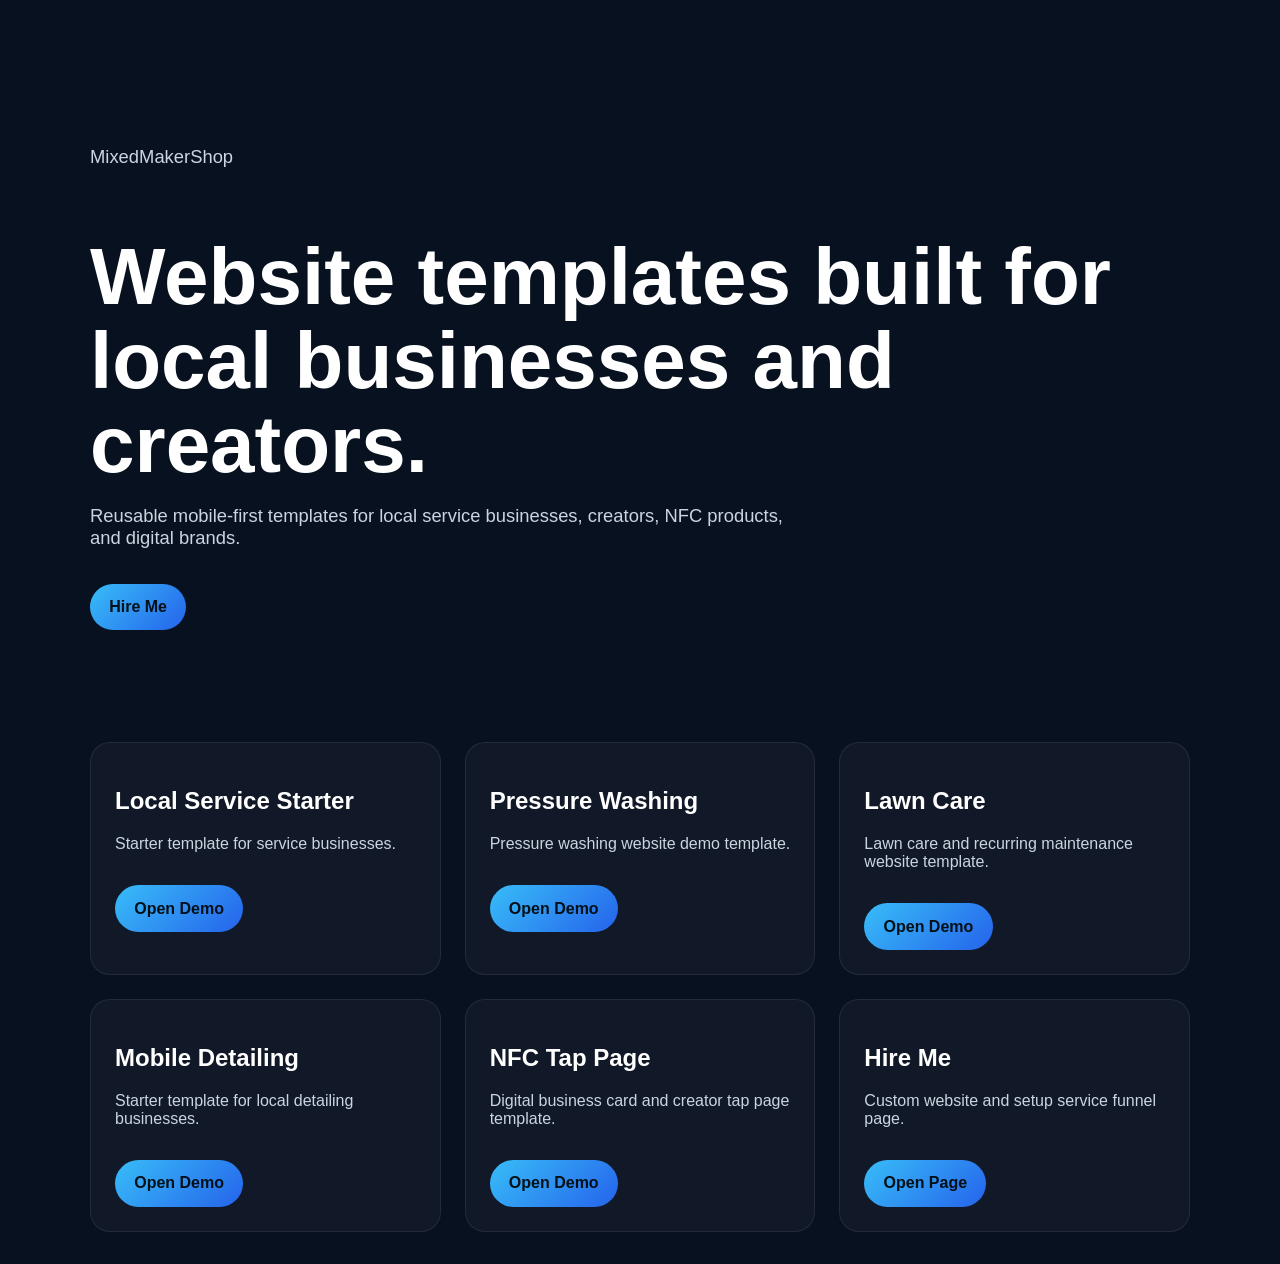
<file: index.html>
<!doctype html>
<html lang="en">
<head>
<meta charset="utf-8" />
<meta name="viewport" content="width=device-width, initial-scale=1" />
<title>MixedMakerShop Templates</title>
<meta name="description" content="Website templates and digital business tools for local businesses and creators." />
<style>
body{margin:0;font-family:-apple-system,BlinkMacSystemFont,'Segoe UI',sans-serif;background:#08111f;color:white}.container{max-width:1100px;margin:0 auto;padding:2rem}.hero{padding:6rem 0 4rem}h1{font-size:clamp(3rem,7vw,5rem);line-height:1.05;margin-bottom:1rem}.hero p{color:#cbd5e1;max-width:720px;font-size:1.15rem}.template-grid{display:grid;grid-template-columns:repeat(auto-fit,minmax(280px,1fr));gap:1.5rem;margin-top:3rem}.template-card{background:#111827;border-radius:20px;padding:1.5rem;border:1px solid rgba(255,255,255,0.08)}.template-card p{color:#cbd5e1}.button{display:inline-block;margin-top:1rem;padding:.9rem 1.2rem;border-radius:999px;text-decoration:none;font-weight:700;background:linear-gradient(135deg,#38bdf8,#2563eb);color:#021018}
</style>
</head>
<body>
<main class="container">
<section class="hero">
<p>MixedMakerShop</p>
<h1>Website templates built for local businesses and creators.</h1>
<p>Reusable mobile-first templates for local service businesses, creators, NFC products, and digital brands.</p>
<a class="button" href="hire-me/index.html">Hire Me</a>
</section>
<section>
<div class="template-grid">
<article class="template-card"><h2>Local Service Starter</h2><p>Starter template for service businesses.</p><a class="button" href="templates/local-service-starter/index.html">Open Demo</a></article>
<article class="template-card"><h2>Pressure Washing</h2><p>Pressure washing website demo template.</p><a class="button" href="templates/pressure-washing/index.html">Open Demo</a></article>
<article class="template-card"><h2>Lawn Care</h2><p>Lawn care and recurring maintenance website template.</p><a class="button" href="templates/lawn-care/index.html">Open Demo</a></article>
<article class="template-card"><h2>Mobile Detailing</h2><p>Starter template for local detailing businesses.</p><a class="button" href="templates/mobile-detailing/index.html">Open Demo</a></article>
<article class="template-card"><h2>NFC Tap Page</h2><p>Digital business card and creator tap page template.</p><a class="button" href="templates/nfc-tap-page/index.html">Open Demo</a></article>
<article class="template-card"><h2>Hire Me</h2><p>Custom website and setup service funnel page.</p><a class="button" href="hire-me/index.html">Open Page</a></article>
</div>
</section>
</main>
</body>
</html>
</file>
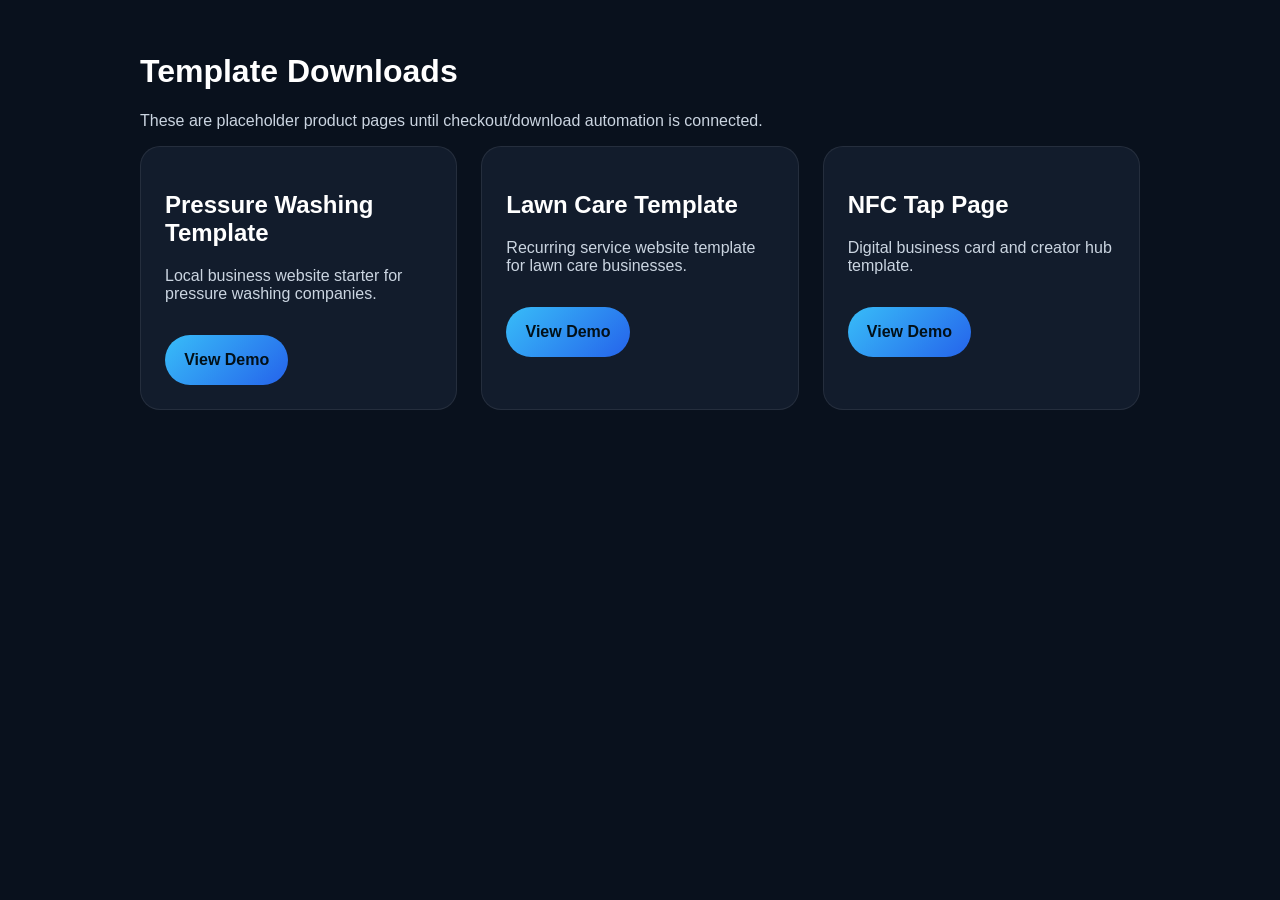
<file: downloads/index.html>
<!doctype html>
<html lang="en">
<head>
<meta charset="utf-8">
<meta name="viewport" content="width=device-width, initial-scale=1">
<title>Template Downloads</title>
<style>
body{margin:0;font-family:Arial,sans-serif;background:#09111d;color:white}.container{max-width:1000px;margin:0 auto;padding:2rem}.grid{display:grid;grid-template-columns:repeat(auto-fit,minmax(260px,1fr));gap:1.5rem}.card{background:#121c2c;padding:1.5rem;border-radius:20px;border:1px solid rgba(255,255,255,.08)}.button{display:inline-block;margin-top:1rem;padding:1rem 1.2rem;border-radius:999px;background:linear-gradient(135deg,#38bdf8,#2563eb);color:#021018;text-decoration:none;font-weight:bold}.muted{color:#cbd5e1}</style>
</head>
<body>
<main class="container">
<h1>Template Downloads</h1>
<p class="muted">These are placeholder product pages until checkout/download automation is connected.</p>
<section class="grid">
<article class="card"><h2>Pressure Washing Template</h2><p class="muted">Local business website starter for pressure washing companies.</p><a class="button" href="../templates/pressure-washing/index.html">View Demo</a></article>
<article class="card"><h2>Lawn Care Template</h2><p class="muted">Recurring service website template for lawn care businesses.</p><a class="button" href="../templates/lawn-care/index.html">View Demo</a></article>
<article class="card"><h2>NFC Tap Page</h2><p class="muted">Digital business card and creator hub template.</p><a class="button" href="../templates/nfc-tap-page/index.html">View Demo</a></article>
</section>
</main>
</body>
</html>
</file>
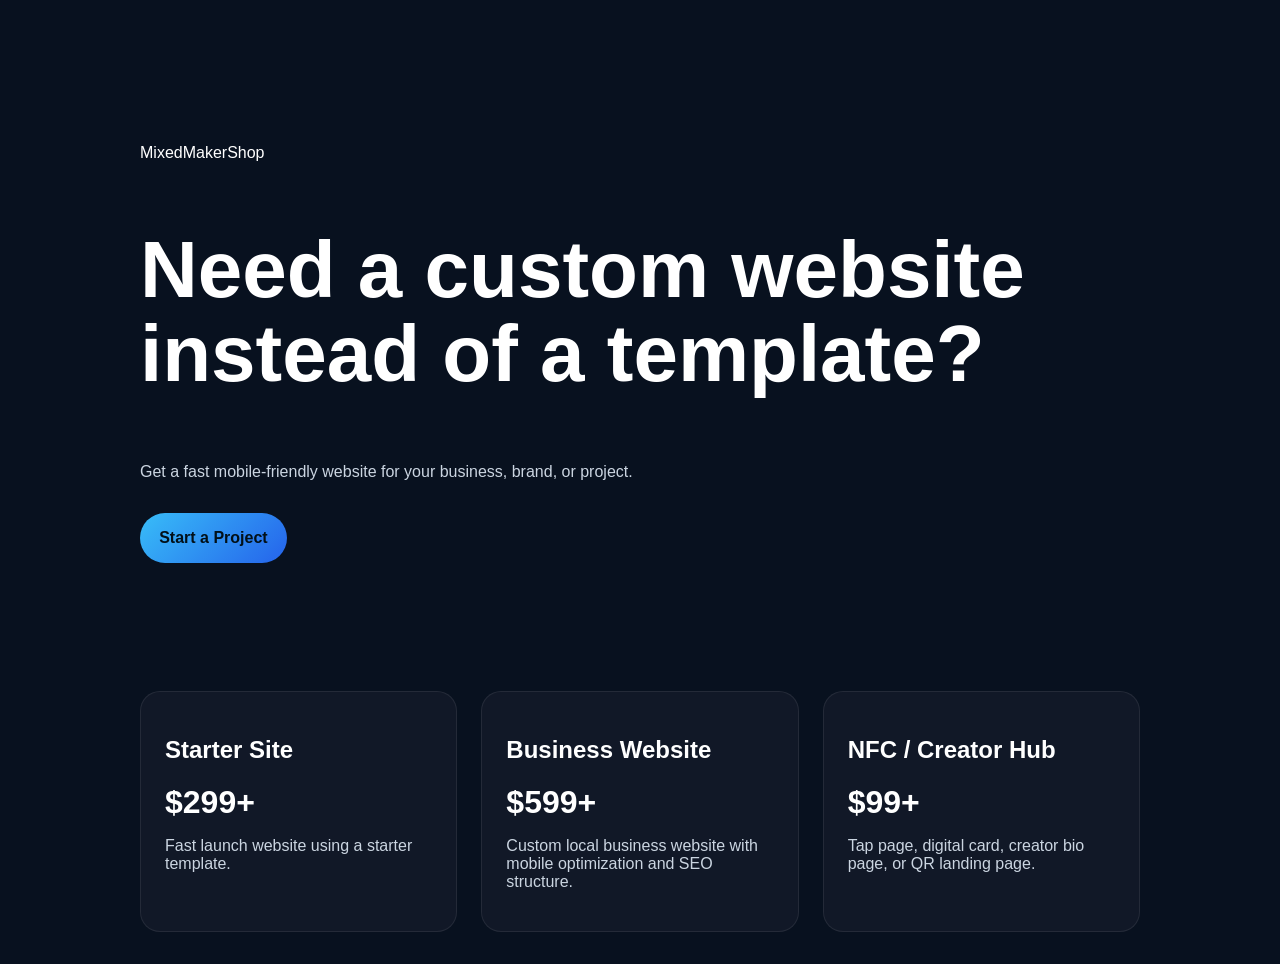
<file: hire-me/index.html>
<!doctype html>
<html lang="en">
<head>
<meta charset="utf-8">
<meta name="viewport" content="width=device-width, initial-scale=1">
<title>Hire MixedMakerShop</title>
<style>
body{margin:0;font-family:Arial,sans-serif;background:#08111f;color:white}.container{max-width:1000px;margin:0 auto;padding:2rem}.hero{padding:6rem 0}.hero h1{font-size:clamp(3rem,7vw,5rem);line-height:1.05}.card-grid{display:grid;grid-template-columns:repeat(auto-fit,minmax(260px,1fr));gap:1.5rem;margin-top:2rem}.card{background:#111827;padding:1.5rem;border-radius:20px;border:1px solid rgba(255,255,255,.08)}.button{display:inline-block;margin-top:1rem;padding:1rem 1.2rem;border-radius:999px;background:linear-gradient(135deg,#38bdf8,#2563eb);color:#021018;text-decoration:none;font-weight:bold}.price{font-size:2rem;font-weight:bold;margin:.5rem 0}.muted{color:#cbd5e1}
</style>
</head>
<body>
<main class="container">
<section class="hero">
<p>MixedMakerShop</p>
<h1>Need a custom website instead of a template?</h1>
<p class="muted">Get a fast mobile-friendly website for your business, brand, or project.</p>
<a class="button" href="mailto:hello@example.com">Start a Project</a>
</section>
<section class="card-grid">
<article class="card"><h2>Starter Site</h2><p class="price">$299+</p><p class="muted">Fast launch website using a starter template.</p></article>
<article class="card"><h2>Business Website</h2><p class="price">$599+</p><p class="muted">Custom local business website with mobile optimization and SEO structure.</p></article>
<article class="card"><h2>NFC / Creator Hub</h2><p class="price">$99+</p><p class="muted">Tap page, digital card, creator bio page, or QR landing page.</p></article>
</section>
</main>
</body>
</html>
</file>
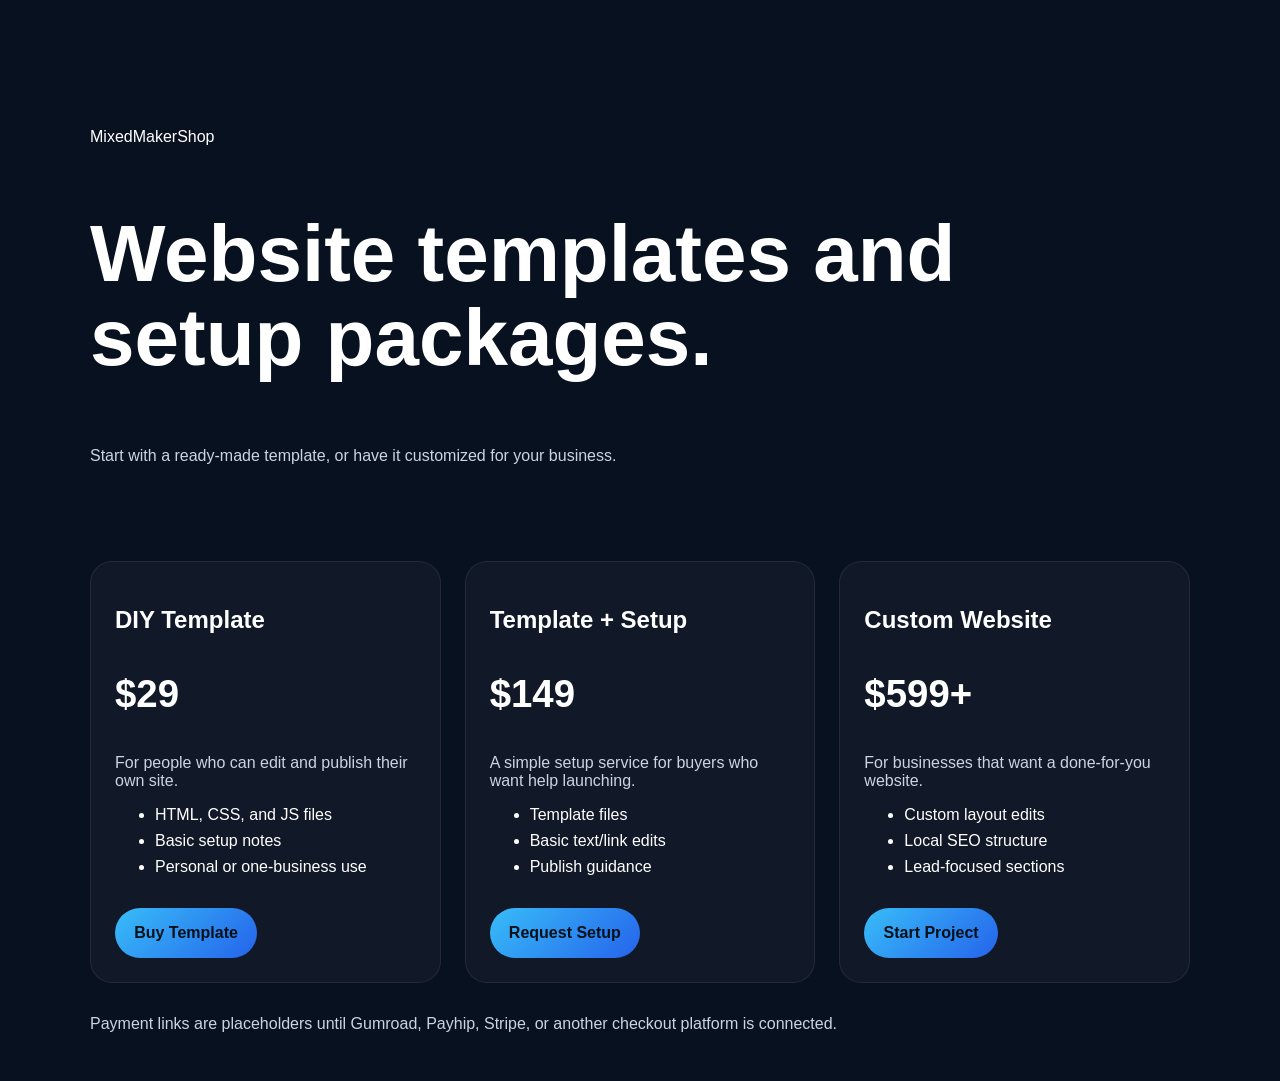
<file: pricing/index.html>
<!doctype html>
<html lang="en">
<head>
<meta charset="utf-8">
<meta name="viewport" content="width=device-width, initial-scale=1">
<title>MixedMakerShop Template Pricing</title>
<style>
body{margin:0;font-family:Arial,sans-serif;background:#08111f;color:white}.container{max-width:1100px;margin:0 auto;padding:2rem}.hero{padding:5rem 0}h1{font-size:clamp(2.6rem,7vw,5rem);line-height:1.05}.grid{display:grid;grid-template-columns:repeat(auto-fit,minmax(260px,1fr));gap:1.5rem}.card{background:#111827;border:1px solid rgba(255,255,255,.08);border-radius:22px;padding:1.5rem}.price{font-size:2.4rem;font-weight:bold}.muted{color:#cbd5e1}.button{display:inline-block;margin-top:1rem;padding:1rem 1.2rem;border-radius:999px;background:linear-gradient(135deg,#38bdf8,#2563eb);color:#021018;text-decoration:none;font-weight:bold}li{margin:.5rem 0}.note{margin-top:2rem;color:#cbd5e1}</style>
</head>
<body>
<main class="container">
<section class="hero"><p>MixedMakerShop</p><h1>Website templates and setup packages.</h1><p class="muted">Start with a ready-made template, or have it customized for your business.</p></section>
<section class="grid">
<article class="card"><h2>DIY Template</h2><p class="price">$29</p><p class="muted">For people who can edit and publish their own site.</p><ul><li>HTML, CSS, and JS files</li><li>Basic setup notes</li><li>Personal or one-business use</li></ul><a class="button" href="../downloads/index.html">Buy Template</a></article>
<article class="card"><h2>Template + Setup</h2><p class="price">$149</p><p class="muted">A simple setup service for buyers who want help launching.</p><ul><li>Template files</li><li>Basic text/link edits</li><li>Publish guidance</li></ul><a class="button" href="../hire-me/index.html">Request Setup</a></article>
<article class="card"><h2>Custom Website</h2><p class="price">$599+</p><p class="muted">For businesses that want a done-for-you website.</p><ul><li>Custom layout edits</li><li>Local SEO structure</li><li>Lead-focused sections</li></ul><a class="button" href="../hire-me/index.html">Start Project</a></article>
</section>
<p class="note">Payment links are placeholders until Gumroad, Payhip, Stripe, or another checkout platform is connected.</p>
</main>
</body>
</html>
</file>
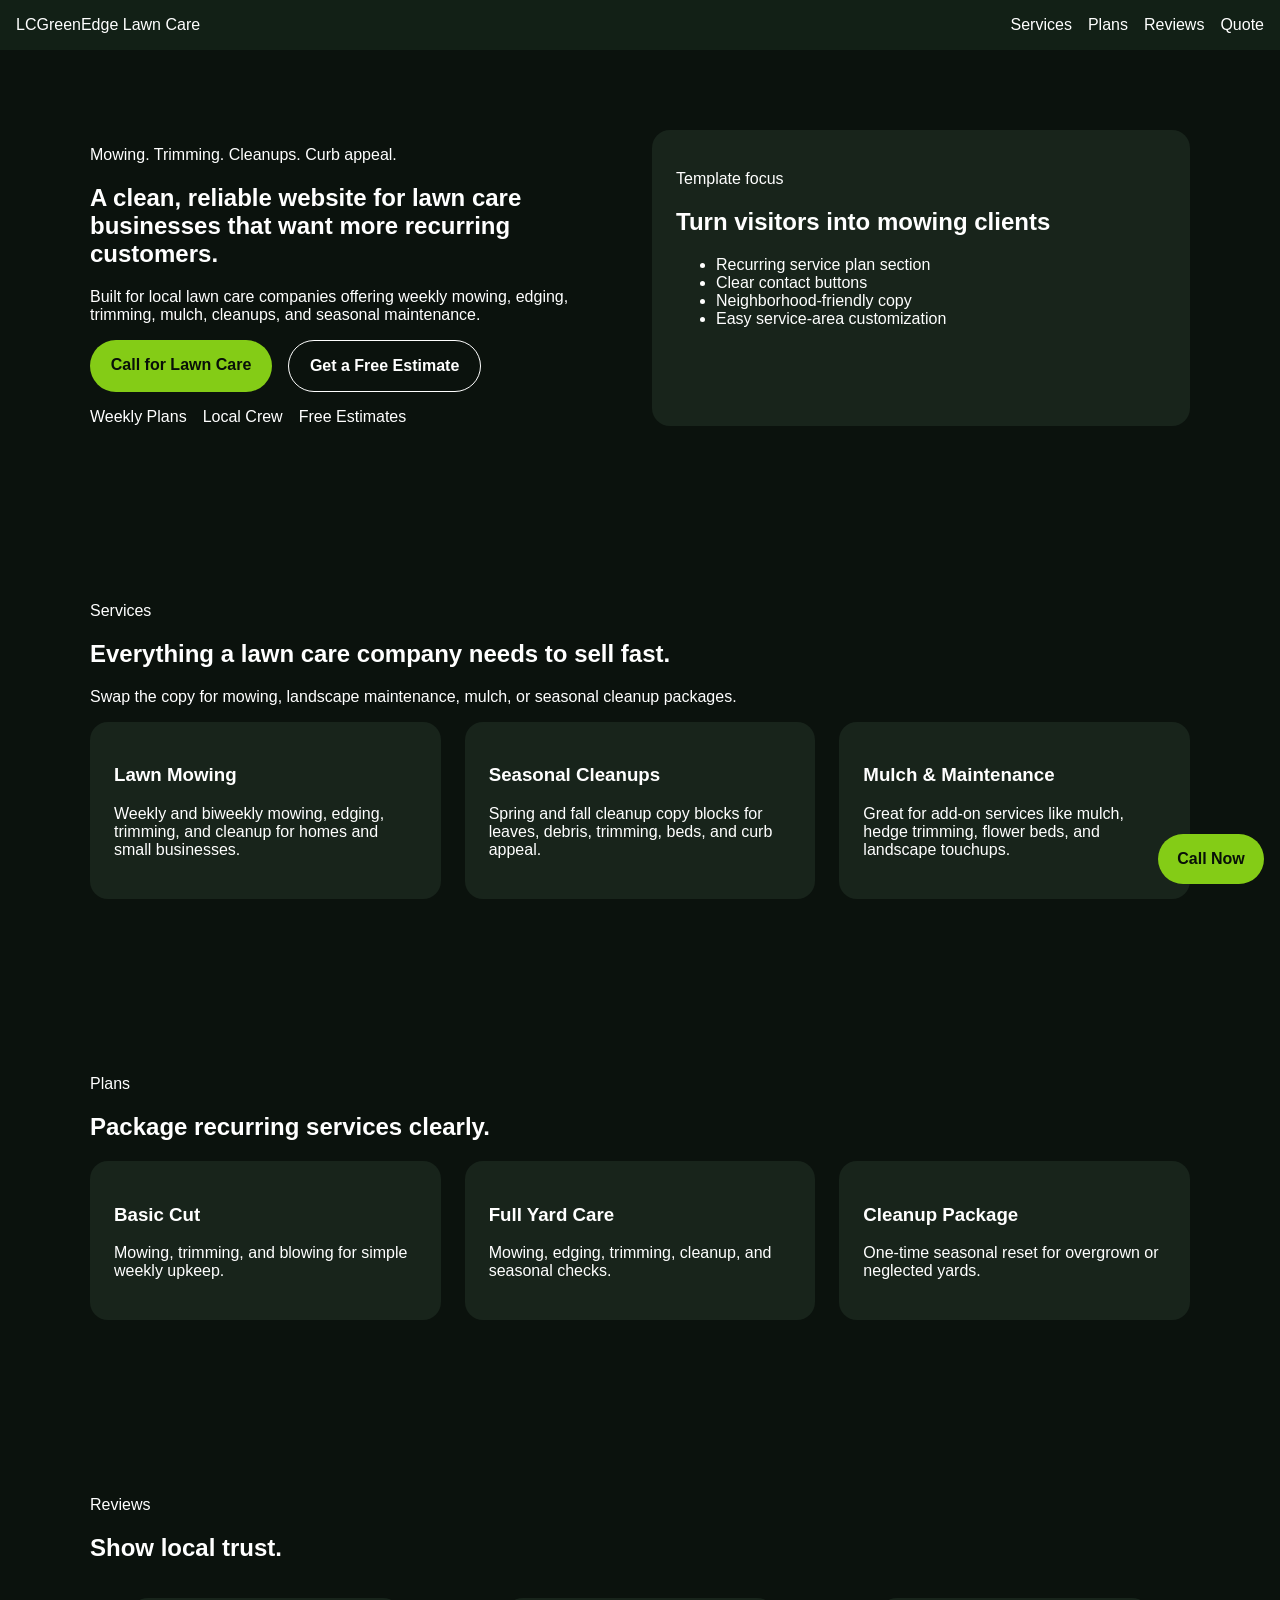
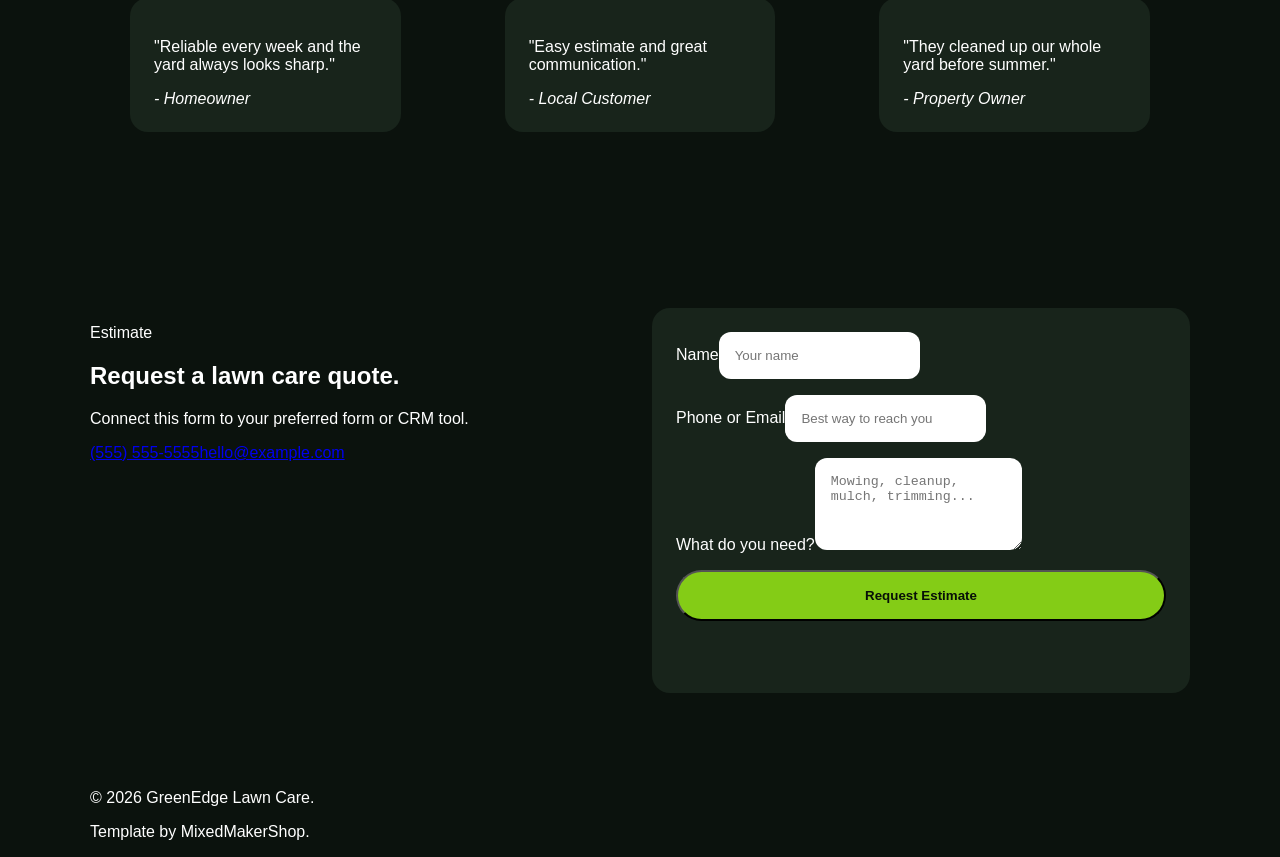
<file: templates/lawn-care/index.html>
<!doctype html>
<html lang="en">
<head>
  <meta charset="utf-8" />
  <meta name="viewport" content="width=device-width, initial-scale=1" />
  <title>Lawn Care Website Template | GreenEdge Demo</title>
  <meta name="description" content="A mobile-first lawn care website template for mowing, trimming, seasonal cleanups, landscaping, and recurring yard maintenance services." />
  <link rel="stylesheet" href="styles.css" />
</head>
<body>
  <header class="site-header">
    <a class="brand" href="#top"><span class="brand-mark">LC</span><span>GreenEdge Lawn Care</span></a>
    <nav class="site-nav"><a href="#services">Services</a><a href="#plans">Plans</a><a href="#reviews">Reviews</a><a href="#quote">Quote</a></nav>
  </header>
  <main id="top">
    <section class="hero section-padding"><div class="container hero-grid"><div><p class="eyebrow">Mowing. Trimming. Cleanups. Curb appeal.</p><h1>A clean, reliable website for lawn care businesses that want more recurring customers.</h1><p class="hero-text">Built for local lawn care companies offering weekly mowing, edging, trimming, mulch, cleanups, and seasonal maintenance.</p><div class="button-row"><a class="button primary" href="tel:+15555555555">Call for Lawn Care</a><a class="button secondary" href="#quote">Get a Free Estimate</a></div><div class="trust-row"><span>Weekly Plans</span><span>Local Crew</span><span>Free Estimates</span></div></div><div class="hero-card"><p class="card-label">Template focus</p><h2>Turn visitors into mowing clients</h2><ul><li>Recurring service plan section</li><li>Clear contact buttons</li><li>Neighborhood-friendly copy</li><li>Easy service-area customization</li></ul></div></div></section>
    <section id="services" class="section-padding"><div class="container"><div class="section-heading"><p class="eyebrow">Services</p><h2>Everything a lawn care company needs to sell fast.</h2><p>Swap the copy for mowing, landscape maintenance, mulch, or seasonal cleanup packages.</p></div><div class="card-grid three"><article class="service-card"><h3>Lawn Mowing</h3><p>Weekly and biweekly mowing, edging, trimming, and cleanup for homes and small businesses.</p></article><article class="service-card"><h3>Seasonal Cleanups</h3><p>Spring and fall cleanup copy blocks for leaves, debris, trimming, beds, and curb appeal.</p></article><article class="service-card"><h3>Mulch & Maintenance</h3><p>Great for add-on services like mulch, hedge trimming, flower beds, and landscape touchups.</p></article></div></div></section>
    <section id="plans" class="section-padding soft-section"><div class="container"><div class="section-heading"><p class="eyebrow">Plans</p><h2>Package recurring services clearly.</h2></div><div class="card-grid three"><article class="service-card"><h3>Basic Cut</h3><p>Mowing, trimming, and blowing for simple weekly upkeep.</p></article><article class="service-card"><h3>Full Yard Care</h3><p>Mowing, edging, trimming, cleanup, and seasonal checks.</p></article><article class="service-card"><h3>Cleanup Package</h3><p>One-time seasonal reset for overgrown or neglected yards.</p></article></div></div></section>
    <section id="reviews" class="section-padding"><div class="container"><div class="section-heading"><p class="eyebrow">Reviews</p><h2>Show local trust.</h2></div><div class="card-grid three"><blockquote class="review-card"><p>"Reliable every week and the yard always looks sharp."</p><cite>- Homeowner</cite></blockquote><blockquote class="review-card"><p>"Easy estimate and great communication."</p><cite>- Local Customer</cite></blockquote><blockquote class="review-card"><p>"They cleaned up our whole yard before summer."</p><cite>- Property Owner</cite></blockquote></div></div></section>
    <section id="quote" class="section-padding contact-section"><div class="container contact-grid"><div><p class="eyebrow">Estimate</p><h2>Request a lawn care quote.</h2><p>Connect this form to your preferred form or CRM tool.</p><div class="contact-info"><a href="tel:+15555555555">(555) 555-5555</a><a href="mailto:hello@example.com">hello@example.com</a></div></div><form class="contact-form" data-demo-form><label>Name<input required name="name" placeholder="Your name"></label><label>Phone or Email<input required name="contact" placeholder="Best way to reach you"></label><label>What do you need?<textarea rows="4" name="message" placeholder="Mowing, cleanup, mulch, trimming..."></textarea></label><button class="button primary" type="submit">Request Estimate</button><p data-form-note></p></form></div></section>
  </main>
  <footer class="site-footer"><div class="container footer-grid"><p>&copy; <span data-year></span> GreenEdge Lawn Care.</p><p>Template by MixedMakerShop.</p></div></footer><a class="sticky-call" href="tel:+15555555555">Call Now</a><script src="script.js"></script>
</body>
</html>
</file>
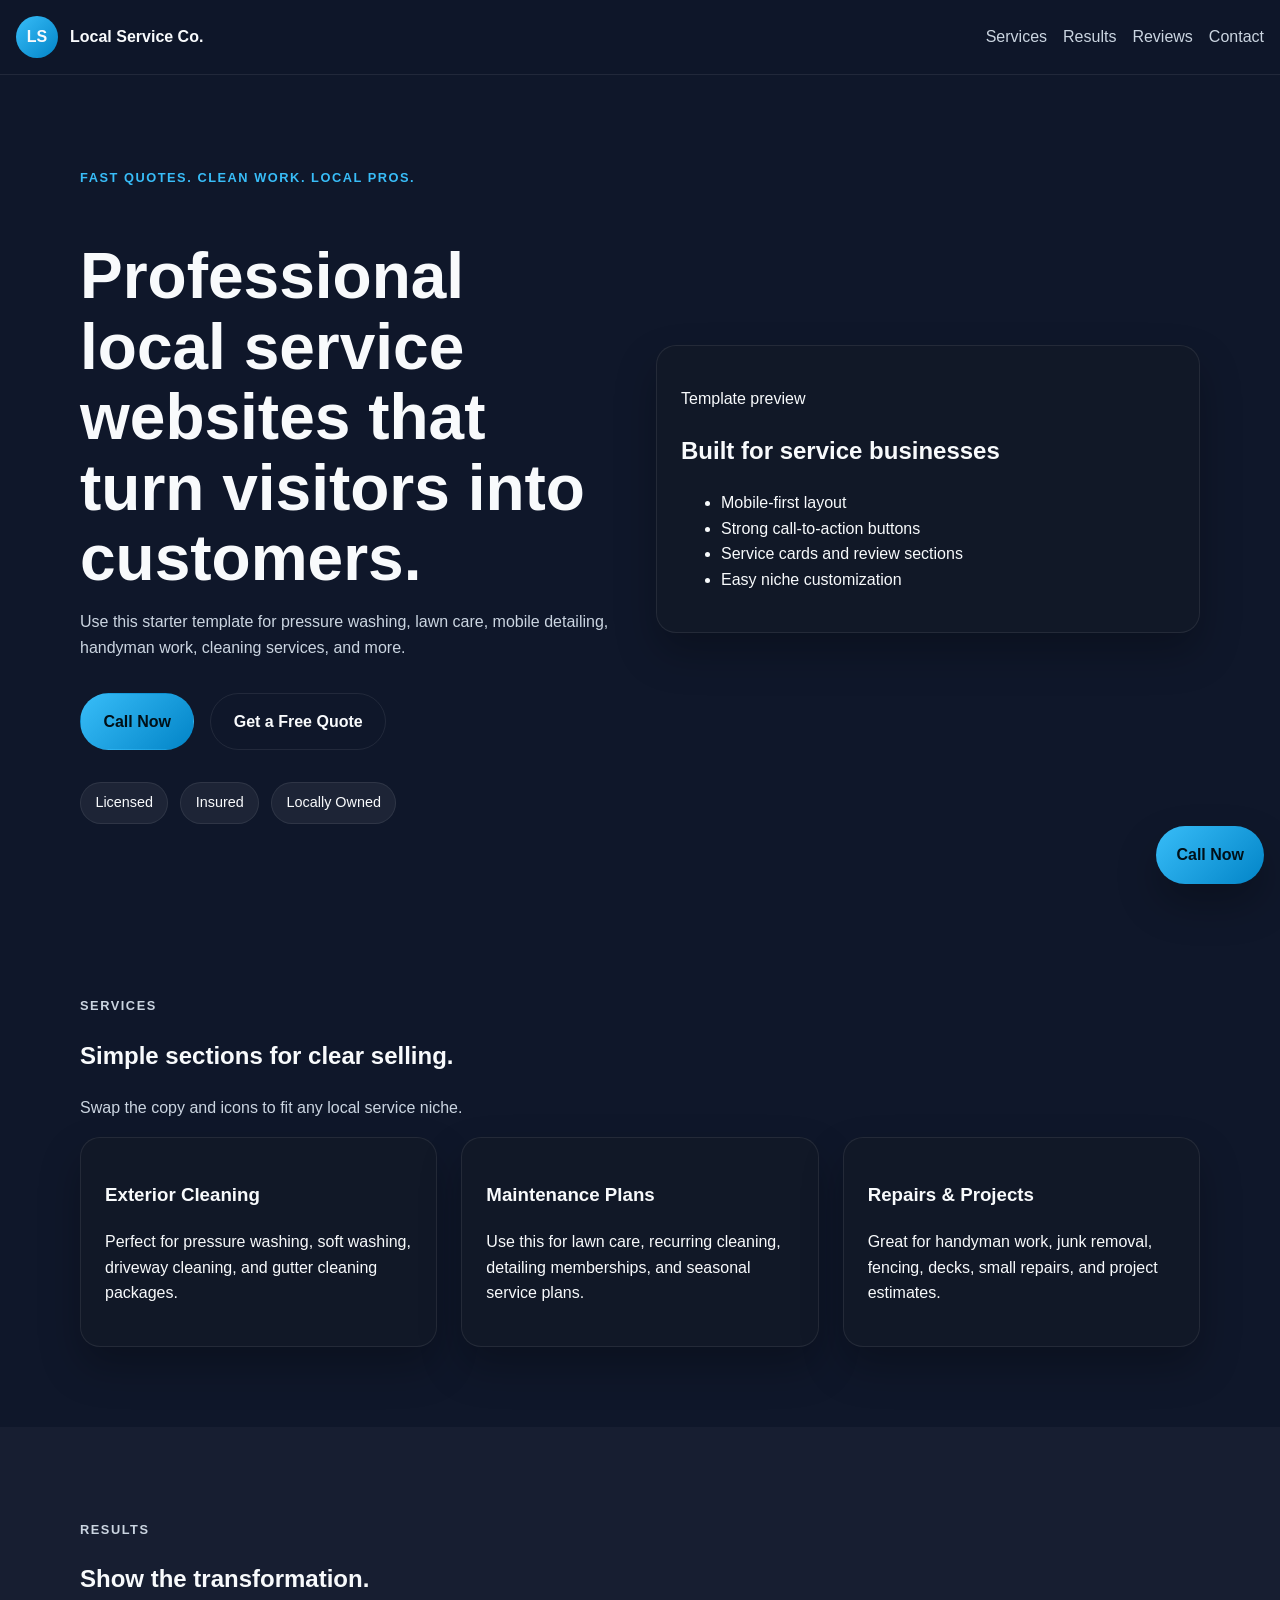
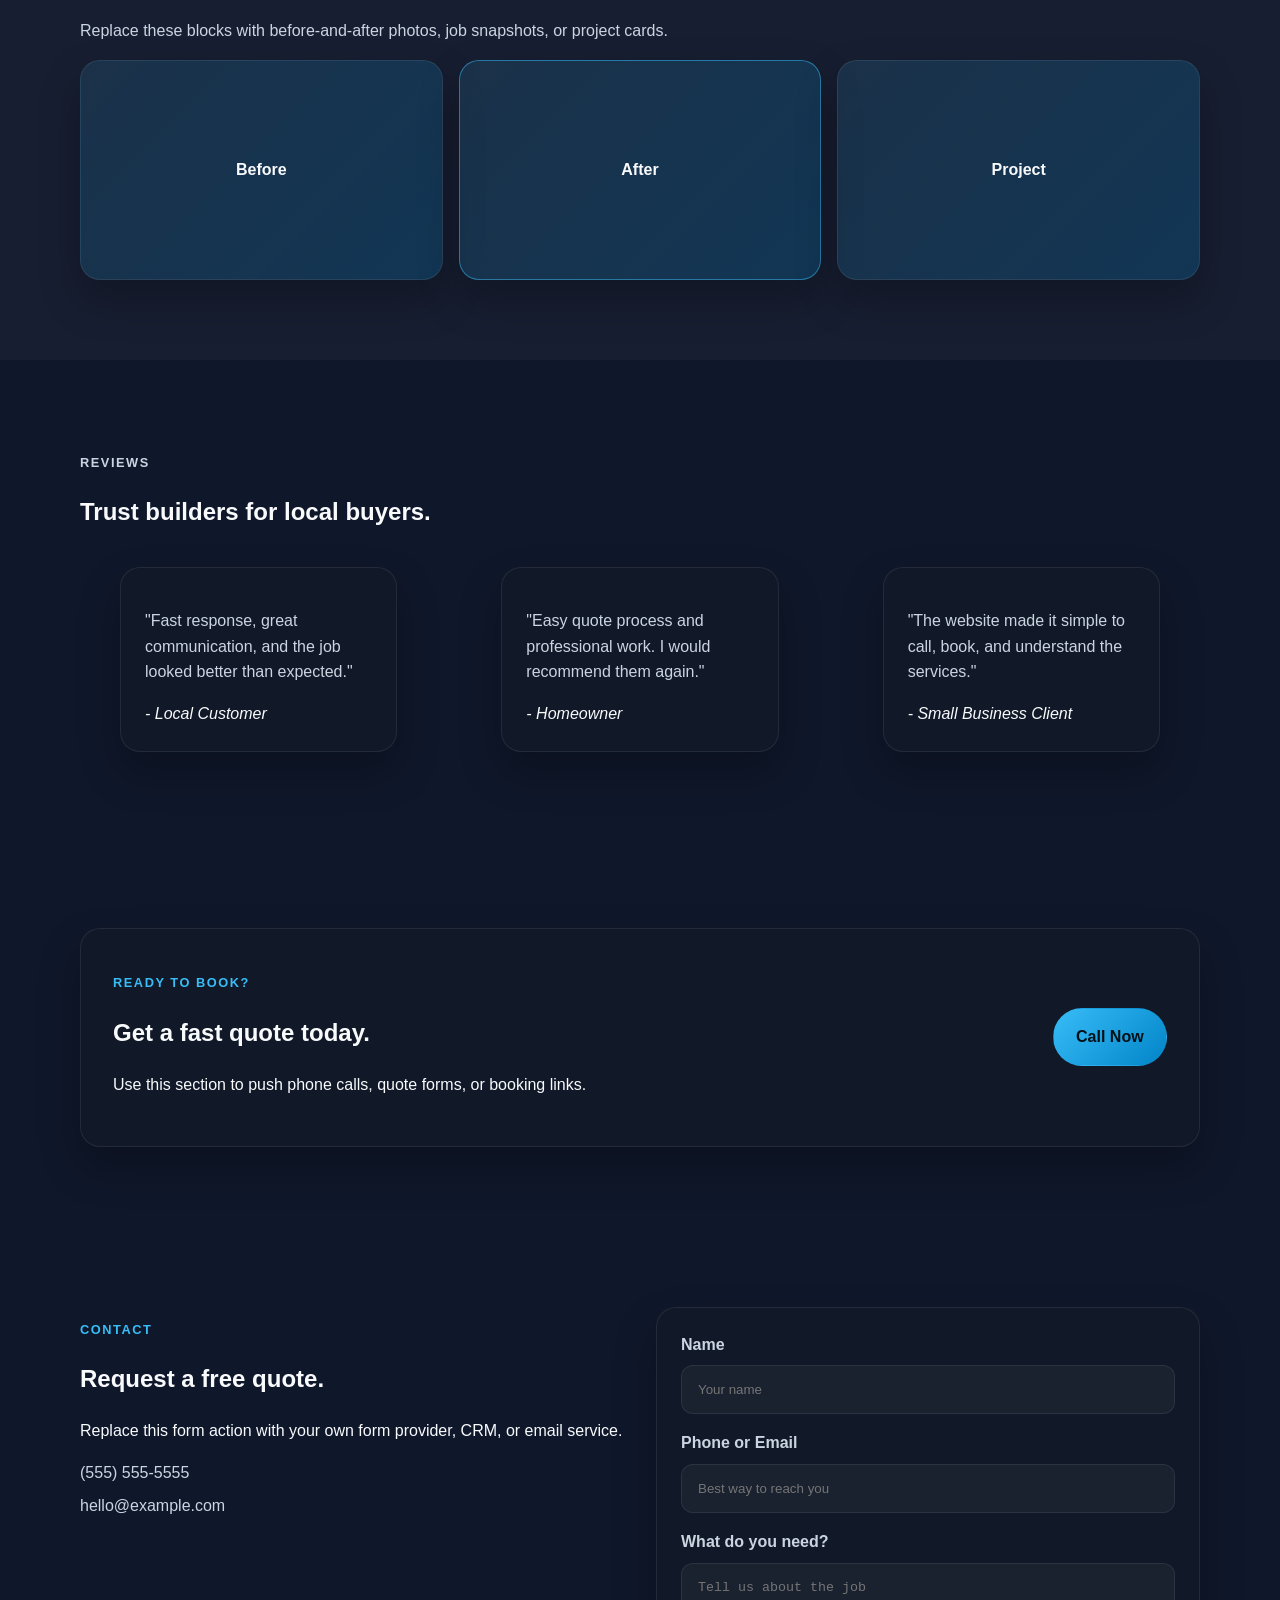
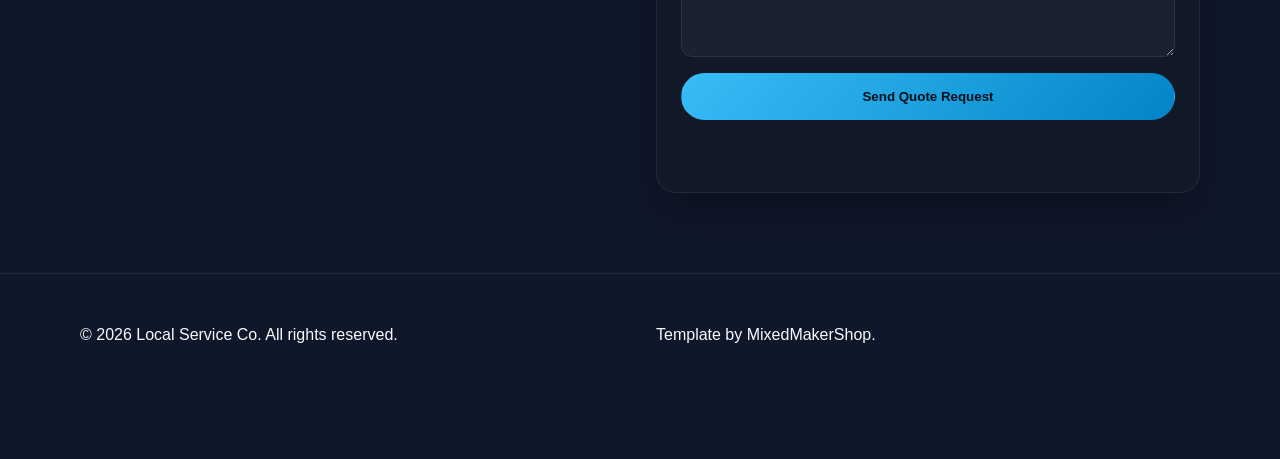
<file: templates/local-service-starter/index.html>
<!doctype html>
<html lang="en">
<head>
  <meta charset="utf-8" />
  <meta name="viewport" content="width=device-width, initial-scale=1" />
  <title>Local Service Starter | Demo Business Website</title>
  <meta name="description" content="A mobile-first website template for local service businesses like pressure washing, lawn care, mobile detailing, handyman services, and cleaning companies." />
  <link rel="stylesheet" href="styles.css" />
</head>
<body>
  <header class="site-header">
    <a class="brand" href="#top" aria-label="Go to homepage">
      <span class="brand-mark">LS</span>
      <span class="brand-text">Local Service Co.</span>
    </a>

    <button class="menu-toggle" aria-expanded="false" aria-controls="site-nav">
      <span class="sr-only">Open menu</span>
      <span></span>
      <span></span>
      <span></span>
    </button>

    <nav id="site-nav" class="site-nav" aria-label="Primary navigation">
      <a href="#services">Services</a>
      <a href="#gallery">Results</a>
      <a href="#reviews">Reviews</a>
      <a href="#contact">Contact</a>
    </nav>
  </header>

  <main id="top">
    <section class="hero section-padding">
      <div class="container hero-grid">
        <div class="hero-copy">
          <p class="eyebrow">Fast quotes. Clean work. Local pros.</p>
          <h1>Professional local service websites that turn visitors into customers.</h1>
          <p class="hero-text">Use this starter template for pressure washing, lawn care, mobile detailing, handyman work, cleaning services, and more.</p>
          <div class="button-row">
            <a class="button primary" href="tel:+15555555555">Call Now</a>
            <a class="button secondary" href="#contact">Get a Free Quote</a>
          </div>
          <div class="trust-row" aria-label="Business highlights">
            <span>Licensed</span>
            <span>Insured</span>
            <span>Locally Owned</span>
          </div>
        </div>

        <div class="hero-card" aria-label="Quick quote card">
          <p class="card-label">Template preview</p>
          <h2>Built for service businesses</h2>
          <ul>
            <li>Mobile-first layout</li>
            <li>Strong call-to-action buttons</li>
            <li>Service cards and review sections</li>
            <li>Easy niche customization</li>
          </ul>
        </div>
      </div>
    </section>

    <section id="services" class="section-padding">
      <div class="container">
        <div class="section-heading">
          <p class="eyebrow">Services</p>
          <h2>Simple sections for clear selling.</h2>
          <p>Swap the copy and icons to fit any local service niche.</p>
        </div>

        <div class="card-grid three">
          <article class="service-card">
            <h3>Exterior Cleaning</h3>
            <p>Perfect for pressure washing, soft washing, driveway cleaning, and gutter cleaning packages.</p>
          </article>
          <article class="service-card">
            <h3>Maintenance Plans</h3>
            <p>Use this for lawn care, recurring cleaning, detailing memberships, and seasonal service plans.</p>
          </article>
          <article class="service-card">
            <h3>Repairs & Projects</h3>
            <p>Great for handyman work, junk removal, fencing, decks, small repairs, and project estimates.</p>
          </article>
        </div>
      </div>
    </section>

    <section id="gallery" class="section-padding soft-section">
      <div class="container">
        <div class="section-heading">
          <p class="eyebrow">Results</p>
          <h2>Show the transformation.</h2>
          <p>Replace these blocks with before-and-after photos, job snapshots, or project cards.</p>
        </div>

        <div class="gallery-grid">
          <div class="gallery-card">Before</div>
          <div class="gallery-card highlight">After</div>
          <div class="gallery-card">Project</div>
        </div>
      </div>
    </section>

    <section id="reviews" class="section-padding">
      <div class="container">
        <div class="section-heading">
          <p class="eyebrow">Reviews</p>
          <h2>Trust builders for local buyers.</h2>
        </div>

        <div class="card-grid three">
          <blockquote class="review-card">
            <p>"Fast response, great communication, and the job looked better than expected."</p>
            <cite>- Local Customer</cite>
          </blockquote>
          <blockquote class="review-card">
            <p>"Easy quote process and professional work. I would recommend them again."</p>
            <cite>- Homeowner</cite>
          </blockquote>
          <blockquote class="review-card">
            <p>"The website made it simple to call, book, and understand the services."</p>
            <cite>- Small Business Client</cite>
          </blockquote>
        </div>
      </div>
    </section>

    <section class="cta section-padding">
      <div class="container cta-card">
        <div>
          <p class="eyebrow">Ready to book?</p>
          <h2>Get a fast quote today.</h2>
          <p>Use this section to push phone calls, quote forms, or booking links.</p>
        </div>
        <a class="button primary" href="tel:+15555555555">Call Now</a>
      </div>
    </section>

    <section id="contact" class="section-padding contact-section">
      <div class="container contact-grid">
        <div>
          <p class="eyebrow">Contact</p>
          <h2>Request a free quote.</h2>
          <p>Replace this form action with your own form provider, CRM, or email service.</p>
          <div class="contact-info">
            <a href="tel:+15555555555">(555) 555-5555</a>
            <a href="mailto:hello@example.com">hello@example.com</a>
          </div>
        </div>

        <form class="contact-form" data-demo-form>
          <label>
            Name
            <input type="text" name="name" placeholder="Your name" required />
          </label>
          <label>
            Phone or Email
            <input type="text" name="contact" placeholder="Best way to reach you" required />
          </label>
          <label>
            What do you need?
            <textarea name="message" rows="4" placeholder="Tell us about the job"></textarea>
          </label>
          <button class="button primary" type="submit">Send Quote Request</button>
          <p class="form-note" data-form-note aria-live="polite"></p>
        </form>
      </div>
    </section>
  </main>

  <footer class="site-footer">
    <div class="container footer-grid">
      <p>&copy; <span data-year></span> Local Service Co. All rights reserved.</p>
      <p>Template by MixedMakerShop.</p>
    </div>
  </footer>

  <a class="sticky-call" href="tel:+15555555555">Call Now</a>
  <script src="script.js"></script>
</body>
</html>
</file>
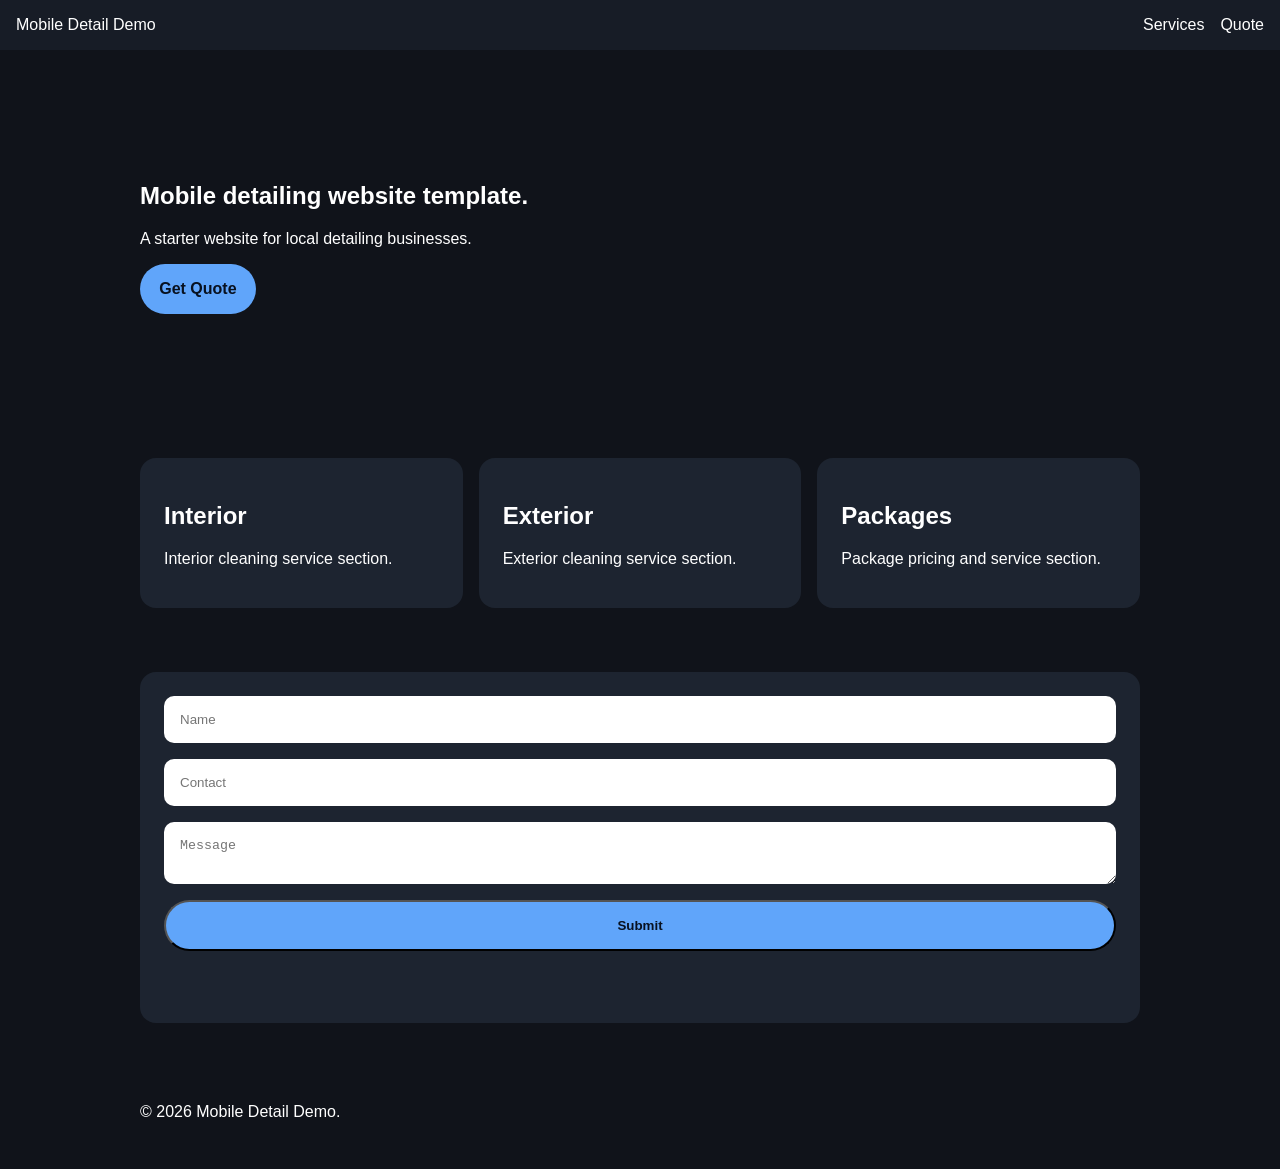
<file: templates/mobile-detailing/index.html>
<!doctype html>
<html>
<head>
<meta charset="utf-8">
<meta name="viewport" content="width=device-width, initial-scale=1">
<title>Mobile Detailing Template</title>
<link rel="stylesheet" href="styles.css">
</head>
<body>
<header class="site-header">
<a class="brand" href="#top">Mobile Detail Demo</a>
<nav class="site-nav">
<a href="#services">Services</a>
<a href="#quote">Quote</a>
</nav>
</header>
<main id="top">
<section class="hero">
<div class="container">
<h1>Mobile detailing website template.</h1>
<p>A starter website for local detailing businesses.</p>
<a class="button primary" href="#quote">Get Quote</a>
</div>
</section>
<section id="services" class="section-padding">
<div class="container card-grid three">
<div class="service-card"><h2>Interior</h2><p>Interior cleaning service section.</p></div>
<div class="service-card"><h2>Exterior</h2><p>Exterior cleaning service section.</p></div>
<div class="service-card"><h2>Packages</h2><p>Package pricing and service section.</p></div>
</div>
</section>
<section id="quote" class="section-padding">
<div class="container">
<form class="contact-form" data-demo-form>
<input placeholder="Name">
<input placeholder="Contact">
<textarea placeholder="Message"></textarea>
<button class="button primary">Submit</button>
<p data-form-note></p>
</form>
</div>
</section>
</main>
<footer class="site-footer">
<div class="container">
<p>&copy; <span data-year></span> Mobile Detail Demo.</p>
</div>
</footer>
<script src="script.js"></script>
</body>
</html>
</file>
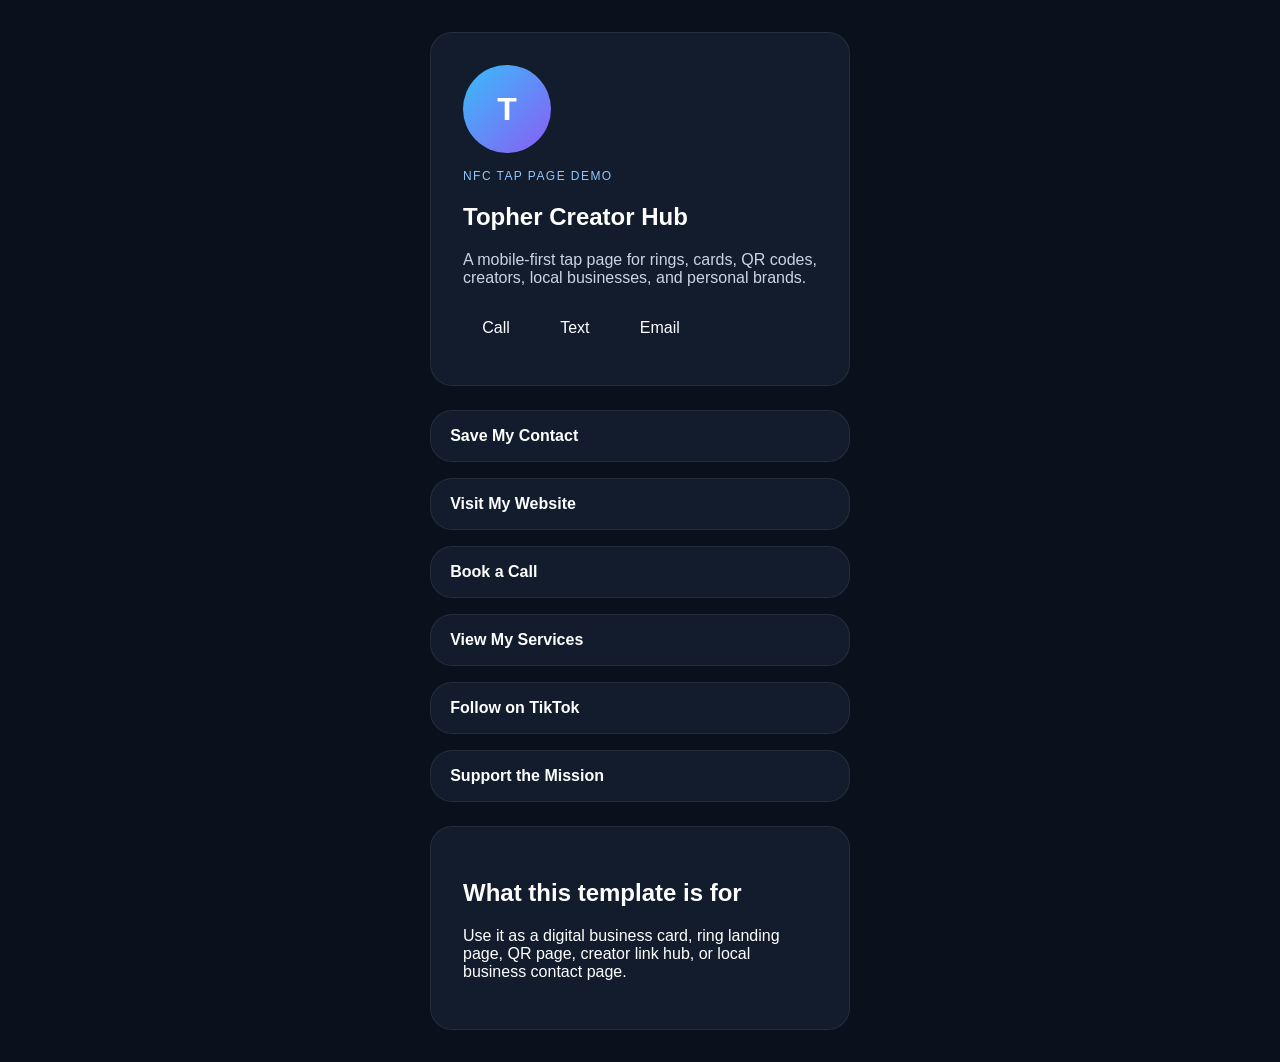
<file: templates/nfc-tap-page/index.html>
<!doctype html>
<html lang="en">
<head>
<meta charset="utf-8">
<meta name="viewport" content="width=device-width, initial-scale=1">
<title>NFC Tap Page Template</title>
<link rel="stylesheet" href="styles.css">
</head>
<body>
<main class="tap-shell">
<section class="profile-card">
<div class="avatar">T</div>
<p class="eyebrow">NFC Tap Page Demo</p>
<h1>Topher Creator Hub</h1>
<p class="bio">A mobile-first tap page for rings, cards, QR codes, creators, local businesses, and personal brands.</p>
<div class="quick-actions">
<a href="tel:+15555555555">Call</a>
<a href="sms:+15555555555">Text</a>
<a href="mailto:hello@example.com">Email</a>
</div>
</section>
<section class="link-list">
<a href="#">Save My Contact</a>
<a href="#">Visit My Website</a>
<a href="#">Book a Call</a>
<a href="#">View My Services</a>
<a href="#">Follow on TikTok</a>
<a href="#">Support the Mission</a>
</section>
<section class="mini-card">
<h2>What this template is for</h2>
<p>Use it as a digital business card, ring landing page, QR page, creator link hub, or local business contact page.</p>
</section>
</main>
</body>
</html>
</file>
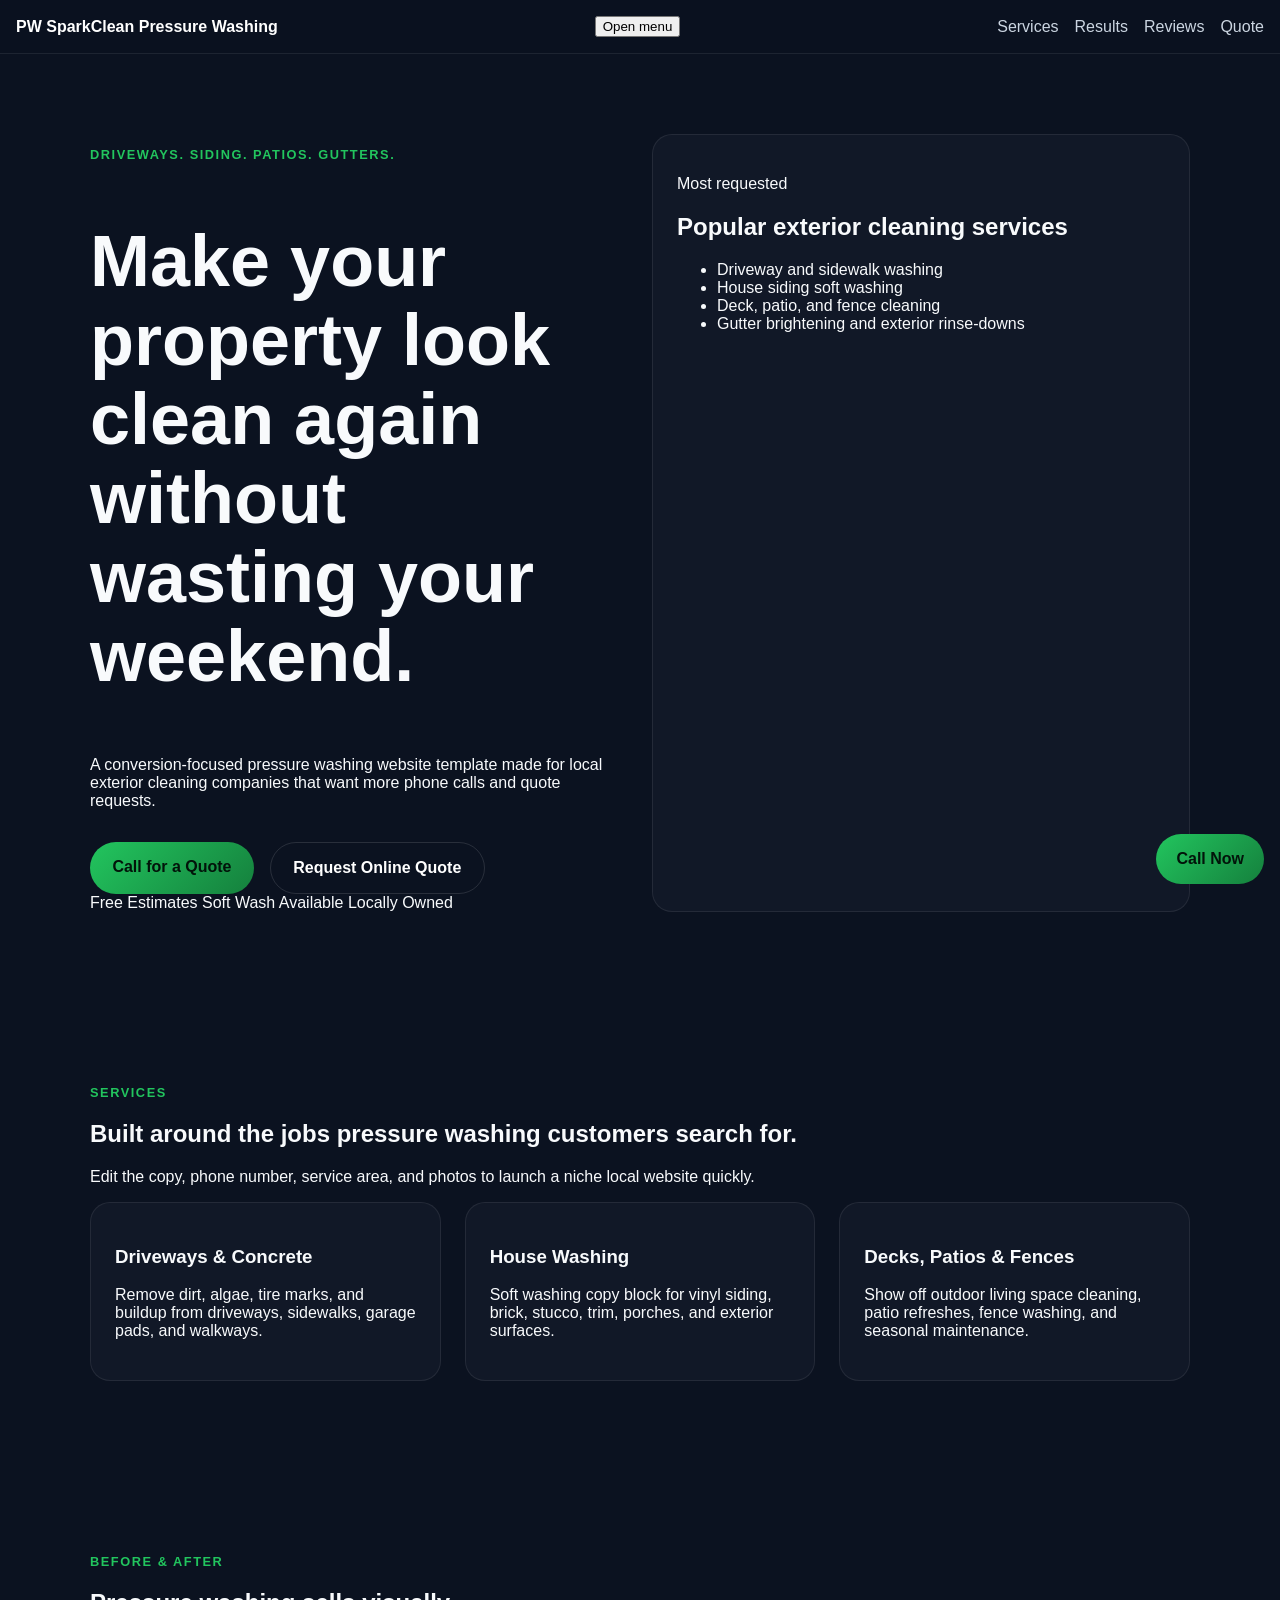
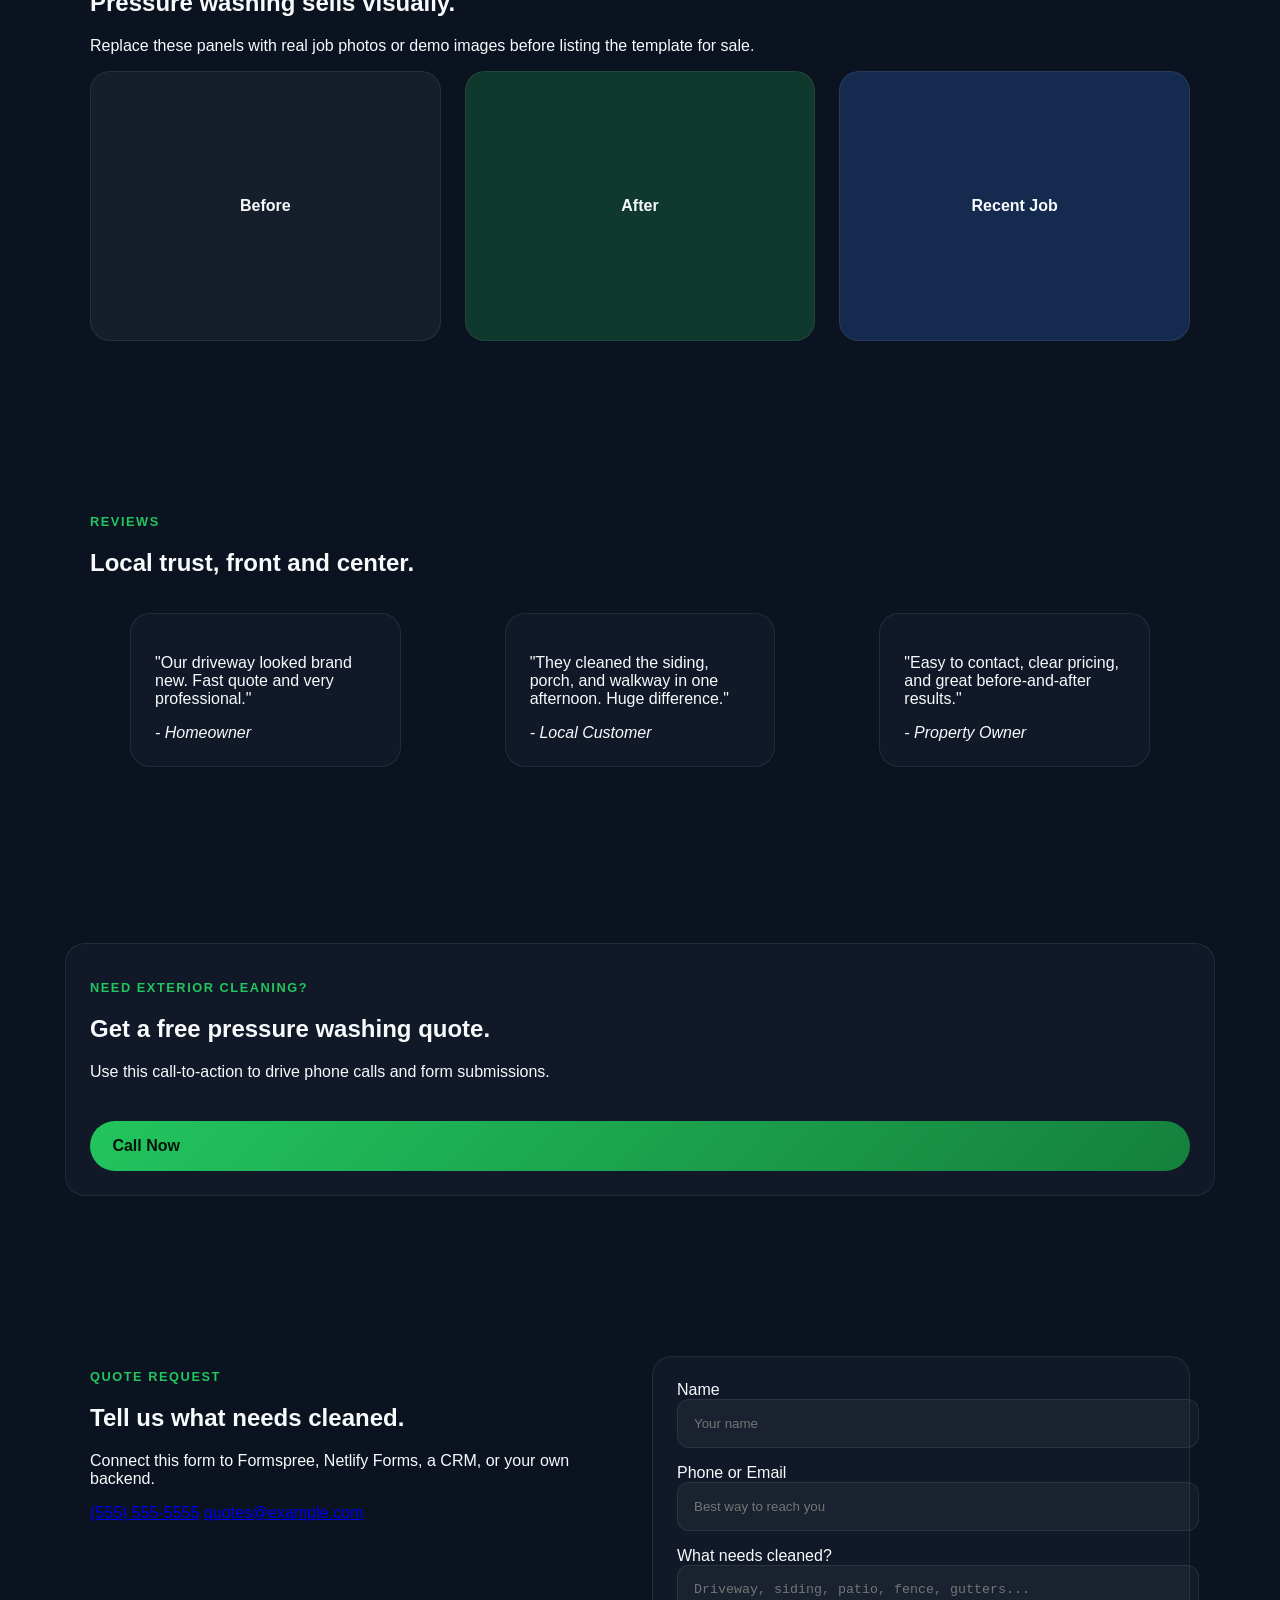
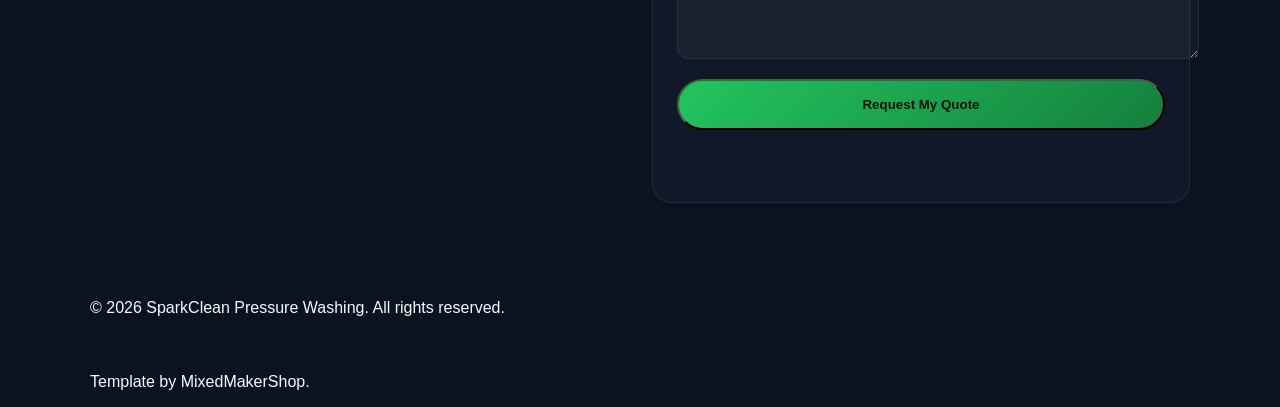
<file: templates/pressure-washing/index.html>
<!doctype html>
<html lang="en">
<head>
  <meta charset="utf-8" />
  <meta name="viewport" content="width=device-width, initial-scale=1" />
  <title>Pressure Washing Website Template | SparkClean Demo</title>
  <meta name="description" content="A mobile-first pressure washing website template built for exterior cleaning companies that need calls, quote requests, reviews, and before-and-after results." />
  <link rel="stylesheet" href="styles.css" />
</head>
<body>
  <header class="site-header">
    <a class="brand" href="#top" aria-label="Go to homepage">
      <span class="brand-mark">PW</span>
      <span class="brand-text">SparkClean Pressure Washing</span>
    </a>

    <button class="menu-toggle" aria-expanded="false" aria-controls="site-nav">
      <span class="sr-only">Open menu</span>
      <span></span>
      <span></span>
      <span></span>
    </button>

    <nav id="site-nav" class="site-nav" aria-label="Primary navigation">
      <a href="#services">Services</a>
      <a href="#results">Results</a>
      <a href="#reviews">Reviews</a>
      <a href="#quote">Quote</a>
    </nav>
  </header>

  <main id="top">
    <section class="hero section-padding">
      <div class="container hero-grid">
        <div class="hero-copy">
          <p class="eyebrow">Driveways. Siding. Patios. Gutters.</p>
          <h1>Make your property look clean again without wasting your weekend.</h1>
          <p class="hero-text">A conversion-focused pressure washing website template made for local exterior cleaning companies that want more phone calls and quote requests.</p>
          <div class="button-row">
            <a class="button primary" href="tel:+15555555555">Call for a Quote</a>
            <a class="button secondary" href="#quote">Request Online Quote</a>
          </div>
          <div class="trust-row" aria-label="Business highlights">
            <span>Free Estimates</span>
            <span>Soft Wash Available</span>
            <span>Locally Owned</span>
          </div>
        </div>

        <div class="hero-card" aria-label="Pressure washing services card">
          <p class="card-label">Most requested</p>
          <h2>Popular exterior cleaning services</h2>
          <ul>
            <li>Driveway and sidewalk washing</li>
            <li>House siding soft washing</li>
            <li>Deck, patio, and fence cleaning</li>
            <li>Gutter brightening and exterior rinse-downs</li>
          </ul>
        </div>
      </div>
    </section>

    <section id="services" class="section-padding">
      <div class="container">
        <div class="section-heading">
          <p class="eyebrow">Services</p>
          <h2>Built around the jobs pressure washing customers search for.</h2>
          <p>Edit the copy, phone number, service area, and photos to launch a niche local website quickly.</p>
        </div>

        <div class="card-grid three">
          <article class="service-card">
            <h3>Driveways & Concrete</h3>
            <p>Remove dirt, algae, tire marks, and buildup from driveways, sidewalks, garage pads, and walkways.</p>
          </article>
          <article class="service-card">
            <h3>House Washing</h3>
            <p>Soft washing copy block for vinyl siding, brick, stucco, trim, porches, and exterior surfaces.</p>
          </article>
          <article class="service-card">
            <h3>Decks, Patios & Fences</h3>
            <p>Show off outdoor living space cleaning, patio refreshes, fence washing, and seasonal maintenance.</p>
          </article>
        </div>
      </div>
    </section>

    <section id="results" class="section-padding soft-section">
      <div class="container">
        <div class="section-heading">
          <p class="eyebrow">Before & After</p>
          <h2>Pressure washing sells visually.</h2>
          <p>Replace these panels with real job photos or demo images before listing the template for sale.</p>
        </div>

        <div class="gallery-grid">
          <div class="gallery-card before">Before</div>
          <div class="gallery-card after">After</div>
          <div class="gallery-card project">Recent Job</div>
        </div>
      </div>
    </section>

    <section id="reviews" class="section-padding">
      <div class="container">
        <div class="section-heading">
          <p class="eyebrow">Reviews</p>
          <h2>Local trust, front and center.</h2>
        </div>

        <div class="card-grid three">
          <blockquote class="review-card">
            <p>"Our driveway looked brand new. Fast quote and very professional."</p>
            <cite>- Homeowner</cite>
          </blockquote>
          <blockquote class="review-card">
            <p>"They cleaned the siding, porch, and walkway in one afternoon. Huge difference."</p>
            <cite>- Local Customer</cite>
          </blockquote>
          <blockquote class="review-card">
            <p>"Easy to contact, clear pricing, and great before-and-after results."</p>
            <cite>- Property Owner</cite>
          </blockquote>
        </div>
      </div>
    </section>

    <section class="cta section-padding">
      <div class="container cta-card">
        <div>
          <p class="eyebrow">Need exterior cleaning?</p>
          <h2>Get a free pressure washing quote.</h2>
          <p>Use this call-to-action to drive phone calls and form submissions.</p>
        </div>
        <a class="button primary" href="tel:+15555555555">Call Now</a>
      </div>
    </section>

    <section id="quote" class="section-padding contact-section">
      <div class="container contact-grid">
        <div>
          <p class="eyebrow">Quote Request</p>
          <h2>Tell us what needs cleaned.</h2>
          <p>Connect this form to Formspree, Netlify Forms, a CRM, or your own backend.</p>
          <div class="contact-info">
            <a href="tel:+15555555555">(555) 555-5555</a>
            <a href="mailto:quotes@example.com">quotes@example.com</a>
          </div>
        </div>

        <form class="contact-form" data-demo-form>
          <label>
            Name
            <input type="text" name="name" placeholder="Your name" required />
          </label>
          <label>
            Phone or Email
            <input type="text" name="contact" placeholder="Best way to reach you" required />
          </label>
          <label>
            What needs cleaned?
            <textarea name="message" rows="4" placeholder="Driveway, siding, patio, fence, gutters..."></textarea>
          </label>
          <button class="button primary" type="submit">Request My Quote</button>
          <p class="form-note" data-form-note aria-live="polite"></p>
        </form>
      </div>
    </section>
  </main>

  <footer class="site-footer">
    <div class="container footer-grid">
      <p>&copy; <span data-year></span> SparkClean Pressure Washing. All rights reserved.</p>
      <p>Template by MixedMakerShop.</p>
    </div>
  </footer>

  <a class="sticky-call" href="tel:+15555555555">Call Now</a>
  <script src="script.js"></script>
</body>
</html>
</file>
<file: templates/lawn-care/styles.css>
body {
  margin: 0;
  font-family: Arial, sans-serif;
  background: #0b120d;
  color: white;
}

.site-header {
  display: flex;
  justify-content: space-between;
  align-items: center;
  padding: 1rem;
  background: #122016;
}

.site-nav {
  display: flex;
  gap: 1rem;
}

.site-nav a,
.brand {
  color: white;
  text-decoration: none;
}

.container {
  max-width: 1100px;
  margin: 0 auto;
  padding: 0 1.5rem;
}

.section-padding {
  padding: 5rem 0;
}

.hero-grid,
.card-grid,
.contact-grid {
  display: grid;
  gap: 1.5rem;
}

.hero-grid,
.contact-grid {
  grid-template-columns: repeat(2, minmax(0, 1fr));
}

.card-grid.three {
  grid-template-columns: repeat(3, minmax(0, 1fr));
}

.hero-card,
.service-card,
.review-card,
.contact-form {
  background: #18241b;
  padding: 1.5rem;
  border-radius: 18px;
}

.button {
  display: inline-block;
  padding: 1rem 1.3rem;
  border-radius: 999px;
  text-decoration: none;
  font-weight: bold;
}

.primary {
  background: #84cc16;
  color: #081008;
}

.secondary {
  border: 1px solid white;
  color: white;
}

.button-row,
.trust-row {
  display: flex;
  gap: 1rem;
  flex-wrap: wrap;
  margin-top: 1rem;
}

.contact-form {
  display: grid;
  gap: 1rem;
}

.contact-form input,
.contact-form textarea {
  padding: 1rem;
  border-radius: 12px;
  border: none;
}

.sticky-call {
  position: fixed;
  right: 1rem;
  bottom: 1rem;
  padding: 1rem 1.2rem;
  background: #84cc16;
  color: #081008;
  border-radius: 999px;
  text-decoration: none;
  font-weight: bold;
}

@media (max-width: 900px) {
  .hero-grid,
  .contact-grid,
  .card-grid.three {
    grid-template-columns: 1fr;
  }

  .site-nav {
    display: none;
  }
}
</file>
<file: templates/local-service-starter/styles.css>
* {
  box-sizing: border-box;
}

:root {
  --bg: #0f172a;
  --surface: #111827;
  --soft: #1f2937;
  --text: #f8fafc;
  --muted: #cbd5e1;
  --accent: #38bdf8;
  --accent-dark: #0284c7;
  --border: rgba(255,255,255,0.08);
  --radius: 20px;
  --shadow: 0 20px 40px rgba(0,0,0,0.25);
}

html {
  scroll-behavior: smooth;
}

body {
  margin: 0;
  font-family: -apple-system, BlinkMacSystemFont, "Segoe UI", sans-serif;
  background: var(--bg);
  color: var(--text);
  line-height: 1.6;
}

img {
  max-width: 100%;
}

.container {
  width: min(1120px, calc(100% - 2rem));
  margin: 0 auto;
}

.section-padding {
  padding: 5rem 0;
}

.soft-section {
  background: rgba(255,255,255,0.03);
}

.site-header {
  position: sticky;
  top: 0;
  z-index: 100;
  display: flex;
  align-items: center;
  justify-content: space-between;
  padding: 1rem;
  background: rgba(15, 23, 42, 0.92);
  backdrop-filter: blur(12px);
  border-bottom: 1px solid var(--border);
}

.brand {
  display: flex;
  align-items: center;
  gap: 0.75rem;
  color: var(--text);
  text-decoration: none;
  font-weight: 700;
}

.brand-mark {
  display: grid;
  place-items: center;
  width: 42px;
  height: 42px;
  border-radius: 50%;
  background: linear-gradient(135deg, var(--accent), var(--accent-dark));
}

.site-nav {
  display: flex;
  gap: 1rem;
}

.site-nav a {
  color: var(--muted);
  text-decoration: none;
}

.site-nav a:hover {
  color: var(--text);
}

.menu-toggle {
  display: none;
}

.hero-grid,
.contact-grid,
.footer-grid,
.cta-card {
  display: grid;
  gap: 2rem;
}

.hero-grid {
  grid-template-columns: repeat(2, minmax(0, 1fr));
  align-items: center;
}

.hero h1 {
  font-size: clamp(2.5rem, 5vw, 4.5rem);
  line-height: 1.1;
  margin-bottom: 1rem;
}

.hero-text,
.section-heading p,
.review-card p,
.contact-form,
.contact-info a {
  color: var(--muted);
}

.eyebrow {
  text-transform: uppercase;
  letter-spacing: 0.12em;
  font-size: 0.8rem;
  color: var(--accent);
  font-weight: 700;
}

.button-row {
  display: flex;
  flex-wrap: wrap;
  gap: 1rem;
  margin: 2rem 0;
}

.button {
  display: inline-flex;
  align-items: center;
  justify-content: center;
  padding: 0.95rem 1.4rem;
  border-radius: 999px;
  text-decoration: none;
  font-weight: 700;
  border: 1px solid transparent;
}

.button.primary {
  background: linear-gradient(135deg, var(--accent), var(--accent-dark));
  color: #001018;
}

.button.secondary {
  border-color: var(--border);
  color: var(--text);
}

.hero-card,
.service-card,
.review-card,
.gallery-card,
.contact-form,
.cta-card {
  background: var(--surface);
  border: 1px solid var(--border);
  border-radius: var(--radius);
  box-shadow: var(--shadow);
}

.hero-card,
.service-card,
.review-card,
.gallery-card,
.contact-form {
  padding: 1.5rem;
}

.card-grid {
  display: grid;
  gap: 1.5rem;
}

.card-grid.three {
  grid-template-columns: repeat(3, minmax(0, 1fr));
}

.gallery-grid {
  display: grid;
  gap: 1rem;
  grid-template-columns: repeat(3, minmax(0, 1fr));
}

.gallery-card {
  min-height: 220px;
  display: grid;
  place-items: center;
  font-weight: 700;
  background: linear-gradient(135deg, rgba(56,189,248,0.12), rgba(2,132,199,0.24));
}

.gallery-card.highlight {
  border-color: rgba(56,189,248,0.5);
}

.trust-row {
  display: flex;
  flex-wrap: wrap;
  gap: 0.75rem;
}

.trust-row span {
  background: rgba(255,255,255,0.06);
  border: 1px solid var(--border);
  border-radius: 999px;
  padding: 0.5rem 0.9rem;
  font-size: 0.9rem;
}

.cta-card {
  grid-template-columns: 1fr auto;
  align-items: center;
  padding: 2rem;
}

.contact-grid {
  grid-template-columns: repeat(2, minmax(0, 1fr));
}

.contact-form {
  display: grid;
  gap: 1rem;
}

.contact-form label {
  display: grid;
  gap: 0.5rem;
  font-weight: 600;
}

.contact-form input,
.contact-form textarea {
  width: 100%;
  border-radius: 12px;
  border: 1px solid var(--border);
  background: rgba(255,255,255,0.04);
  color: var(--text);
  padding: 1rem;
}

.contact-info {
  display: grid;
  gap: 0.5rem;
  margin-top: 1rem;
}

.contact-info a {
  text-decoration: none;
}

.site-footer {
  border-top: 1px solid var(--border);
  padding: 2rem 0 6rem;
}

.footer-grid {
  grid-template-columns: repeat(2, minmax(0, 1fr));
}

.sticky-call {
  position: fixed;
  right: 1rem;
  bottom: 1rem;
  z-index: 50;
  padding: 1rem 1.25rem;
  border-radius: 999px;
  text-decoration: none;
  font-weight: 700;
  background: linear-gradient(135deg, var(--accent), var(--accent-dark));
  color: #001018;
  box-shadow: var(--shadow);
}

.sr-only {
  position: absolute;
  width: 1px;
  height: 1px;
  overflow: hidden;
  clip: rect(0,0,0,0);
}

@media (max-width: 900px) {
  .hero-grid,
  .contact-grid,
  .cta-card,
  .card-grid.three,
  .gallery-grid,
  .footer-grid {
    grid-template-columns: 1fr;
  }

  .site-nav {
    position: absolute;
    top: 72px;
    right: 1rem;
    flex-direction: column;
    background: var(--surface);
    padding: 1rem;
    border-radius: 16px;
    border: 1px solid var(--border);
    display: none;
  }

  .site-nav.open {
    display: flex;
  }

  .menu-toggle {
    display: inline-flex;
    flex-direction: column;
    gap: 4px;
    background: transparent;
    border: 0;
  }

  .menu-toggle span {
    width: 24px;
    height: 2px;
    background: var(--text);
    display: block;
  }
}
</file>
<file: templates/mobile-detailing/styles.css>
body{margin:0;font-family:Arial,sans-serif;background:#10131a;color:#fff}.site-header{display:flex;justify-content:space-between;padding:1rem;background:#171c26}.site-nav{display:flex;gap:1rem}.site-nav a,.brand{color:#fff;text-decoration:none}.container{max-width:1000px;margin:0 auto;padding:2rem}.hero{padding:5rem 0}.button{display:inline-block;padding:1rem 1.2rem;border-radius:999px;text-decoration:none;font-weight:bold}.primary{background:#60a5fa;color:#08111f}.card-grid{display:grid;grid-template-columns:repeat(3,minmax(0,1fr));gap:1rem}.service-card,.contact-form{background:#1d2430;padding:1.5rem;border-radius:16px}.contact-form{display:grid;gap:1rem}.contact-form input,.contact-form textarea{padding:1rem;border-radius:10px;border:none}@media(max-width:900px){.card-grid{grid-template-columns:1fr}.site-nav{display:none}}
</file>
<file: templates/nfc-tap-page/styles.css>
body{margin:0;font-family:Arial,sans-serif;background:#09111d;color:white;display:grid;place-items:center;min-height:100vh}.tap-shell{width:min(420px,calc(100% - 2rem));display:grid;gap:1.5rem;padding:2rem 0}.profile-card,.mini-card,.link-list a{background:#121c2c;border-radius:22px;border:1px solid rgba(255,255,255,.08)}.profile-card,.mini-card{padding:2rem}.avatar{width:88px;height:88px;border-radius:50%;display:grid;place-items:center;background:linear-gradient(135deg,#38bdf8,#8b5cf6);font-size:2rem;font-weight:bold;margin-bottom:1rem}.eyebrow{text-transform:uppercase;font-size:.75rem;letter-spacing:.12em;color:#93c5fd}.bio{color:#cbd5e1}.quick-actions{display:flex;gap:.75rem;flex-wrap:wrap;margin-top:1rem}.quick-actions a,.link-list a{text-decoration:none;color:white;padding:1rem 1.2rem;display:block}.link-list{display:grid;gap:1rem}.link-list a{font-weight:bold}
</file>
<file: templates/pressure-washing/styles.css>
body {
  margin: 0;
  font-family: -apple-system, BlinkMacSystemFont, 'Segoe UI', sans-serif;
  background: #0b1220;
  color: #f8fafc;
}

.site-header {
  position: sticky;
  top: 0;
  background: rgba(11,18,32,0.95);
  backdrop-filter: blur(10px);
  display: flex;
  justify-content: space-between;
  align-items: center;
  padding: 1rem;
  border-bottom: 1px solid rgba(255,255,255,0.08);
}

.brand {
  color: white;
  text-decoration: none;
  font-weight: 700;
}

.site-nav {
  display: flex;
  gap: 1rem;
}

.site-nav a {
  color: #cbd5e1;
  text-decoration: none;
}

.hero,
.section-padding {
  padding: 5rem 1.5rem;
}

.container {
  max-width: 1100px;
  margin: 0 auto;
}

.hero-grid,
.card-grid,
.gallery-grid,
.contact-grid,
.footer-grid,
.cta-card {
  display: grid;
  gap: 1.5rem;
}

.hero-grid,
.contact-grid {
  grid-template-columns: repeat(2, minmax(0, 1fr));
}

.card-grid.three,
.gallery-grid {
  grid-template-columns: repeat(3, minmax(0, 1fr));
}

.hero h1 {
  font-size: clamp(2.5rem, 6vw, 4.5rem);
  line-height: 1.1;
}

.hero-card,
.service-card,
.review-card,
.gallery-card,
.contact-form,
.cta-card {
  background: #111827;
  border-radius: 20px;
  padding: 1.5rem;
  border: 1px solid rgba(255,255,255,0.08);
}

.button {
  display: inline-block;
  padding: 1rem 1.4rem;
  border-radius: 999px;
  text-decoration: none;
  font-weight: 700;
}

.primary {
  background: linear-gradient(135deg,#22c55e,#15803d);
  color: #02140a;
}

.secondary {
  border: 1px solid rgba(255,255,255,0.12);
  color: white;
}

.button-row {
  display: flex;
  gap: 1rem;
  flex-wrap: wrap;
  margin-top: 2rem;
}

.eyebrow {
  text-transform: uppercase;
  letter-spacing: 0.12em;
  color: #22c55e;
  font-size: 0.8rem;
  font-weight: 700;
}

.gallery-card {
  min-height: 220px;
  display: grid;
  place-items: center;
  font-weight: 700;
}

.before {
  background: rgba(255,255,255,0.05);
}

.after {
  background: rgba(34,197,94,0.22);
}

.project {
  background: rgba(59,130,246,0.22);
}

.contact-form {
  display: grid;
  gap: 1rem;
}

.contact-form input,
.contact-form textarea {
  width: 100%;
  padding: 1rem;
  border-radius: 12px;
  border: 1px solid rgba(255,255,255,0.08);
  background: rgba(255,255,255,0.04);
  color: white;
}

.sticky-call {
  position: fixed;
  bottom: 1rem;
  right: 1rem;
  background: linear-gradient(135deg,#22c55e,#15803d);
  color: #02140a;
  text-decoration: none;
  padding: 1rem 1.25rem;
  border-radius: 999px;
  font-weight: 700;
}

@media (max-width: 900px) {
  .hero-grid,
  .contact-grid,
  .card-grid.three,
  .gallery-grid,
  .footer-grid,
  .cta-card {
    grid-template-columns: 1fr;
  }

  .site-nav {
    display: none;
  }
}
</file>
